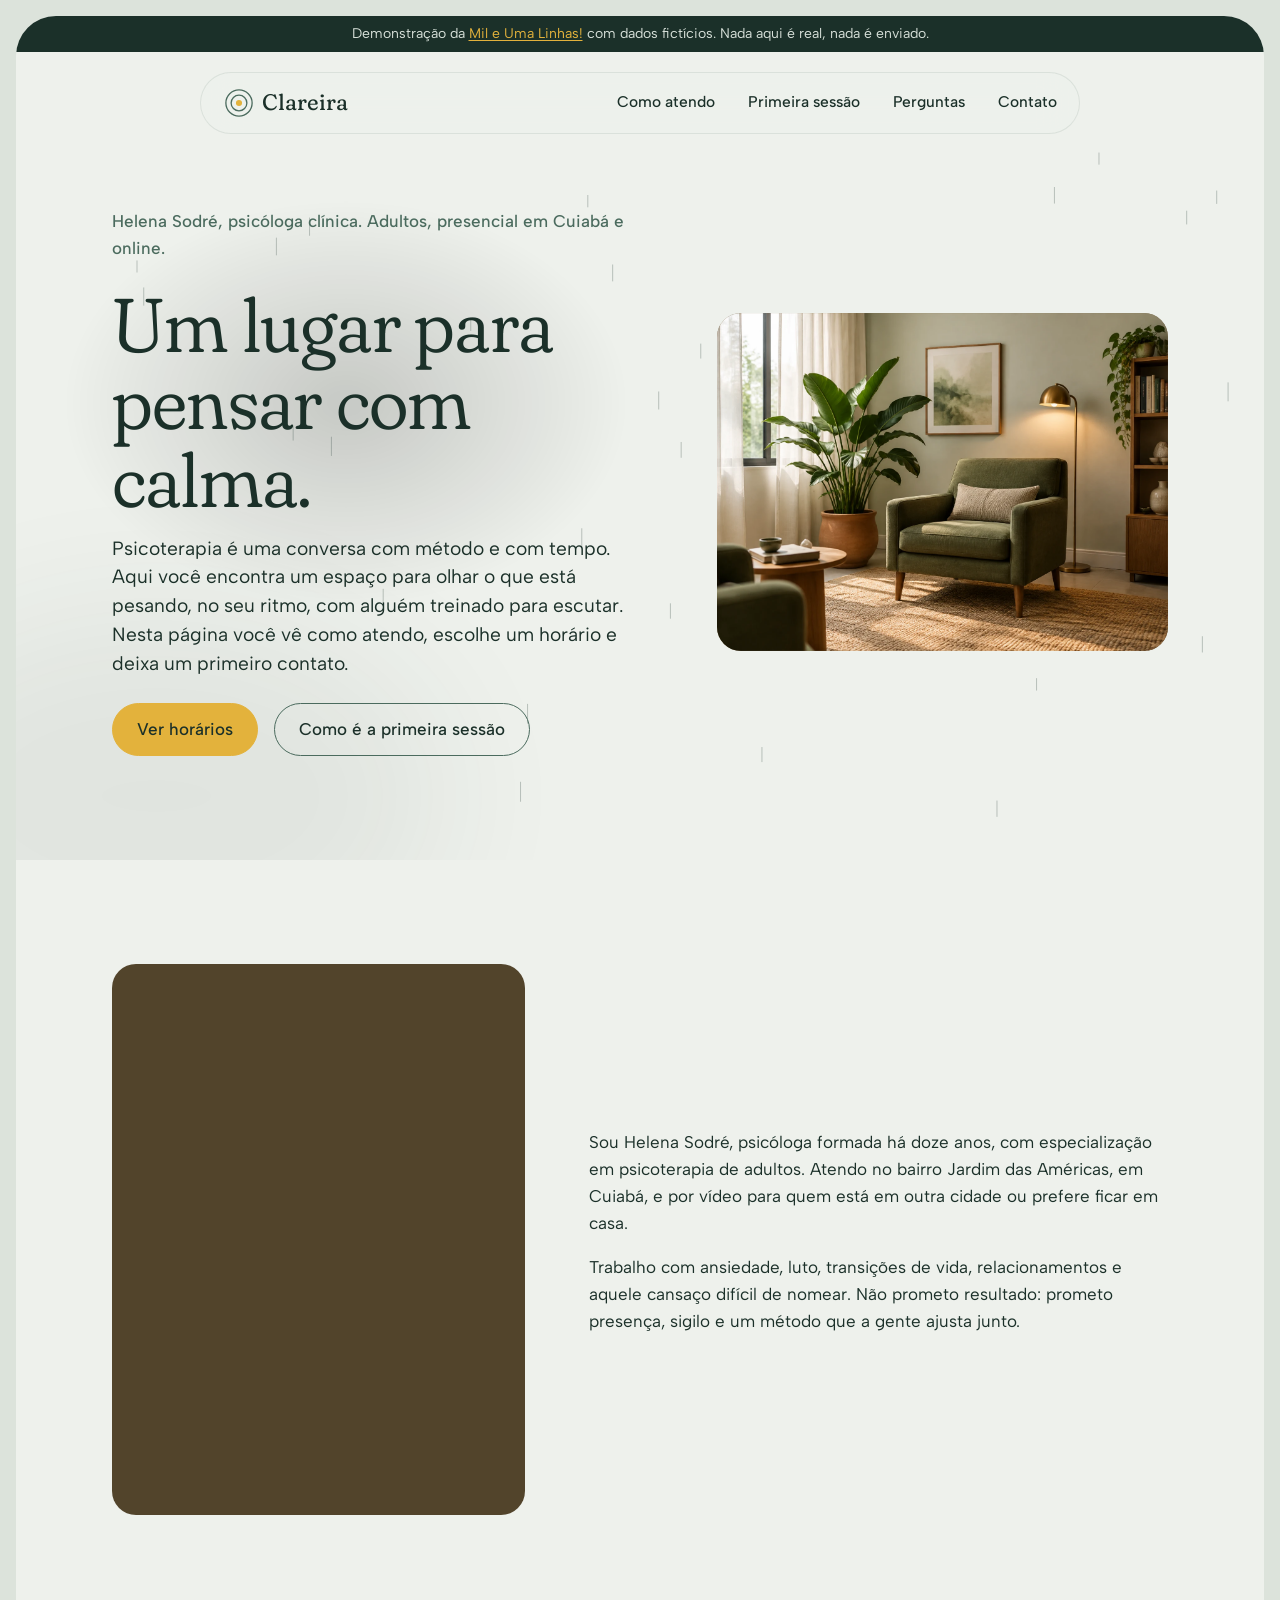
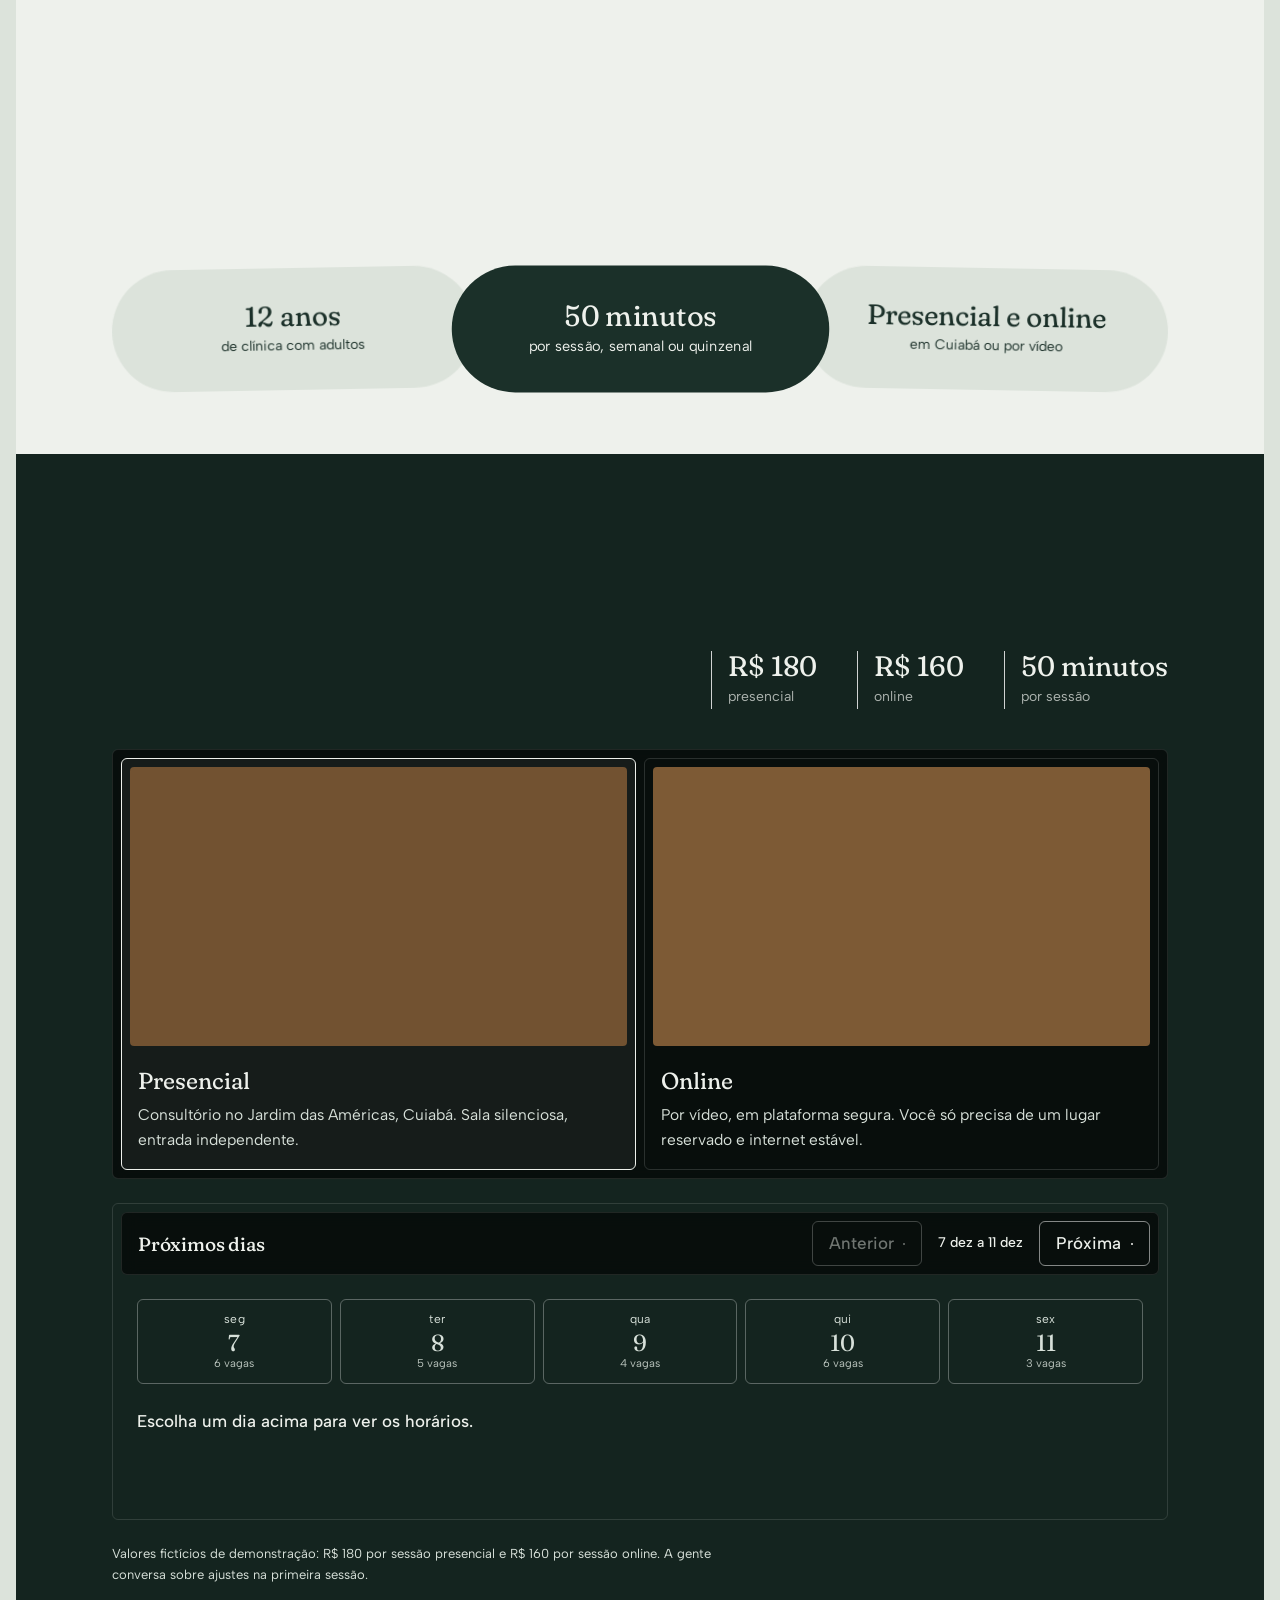
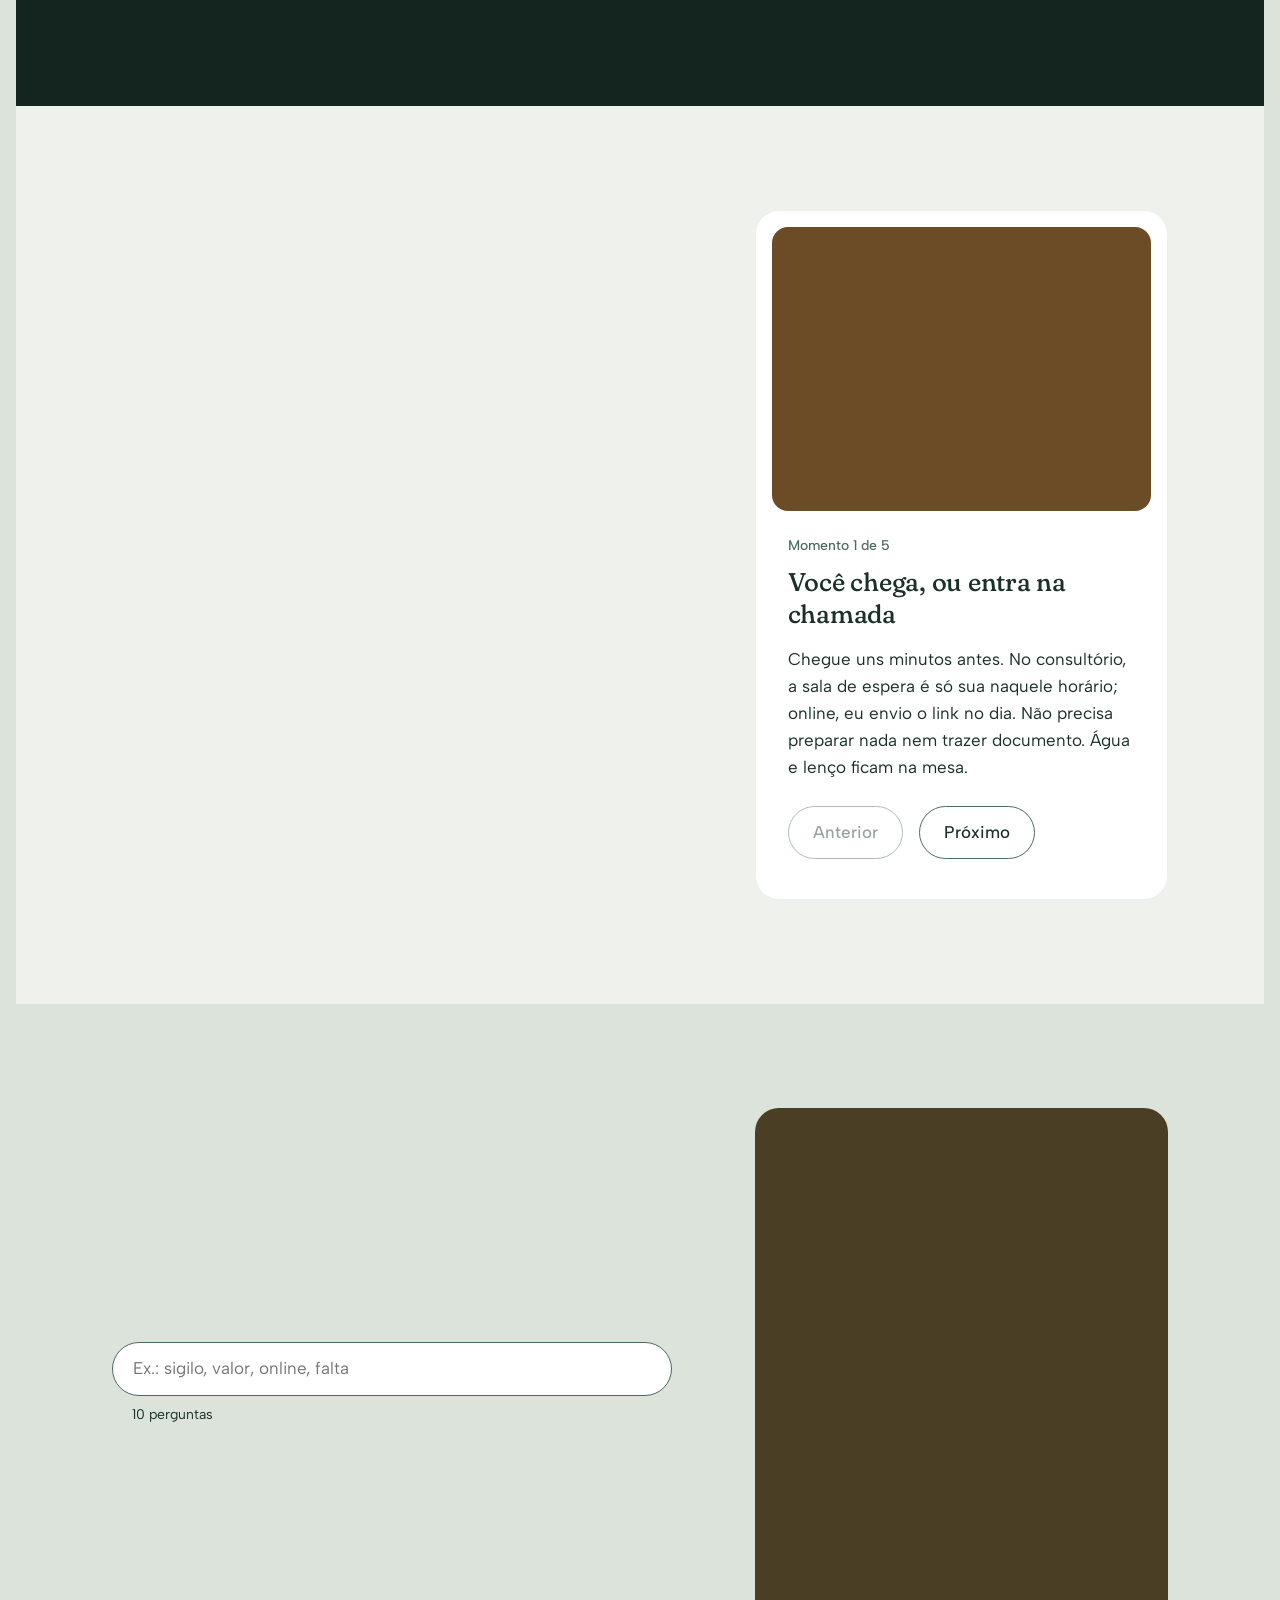
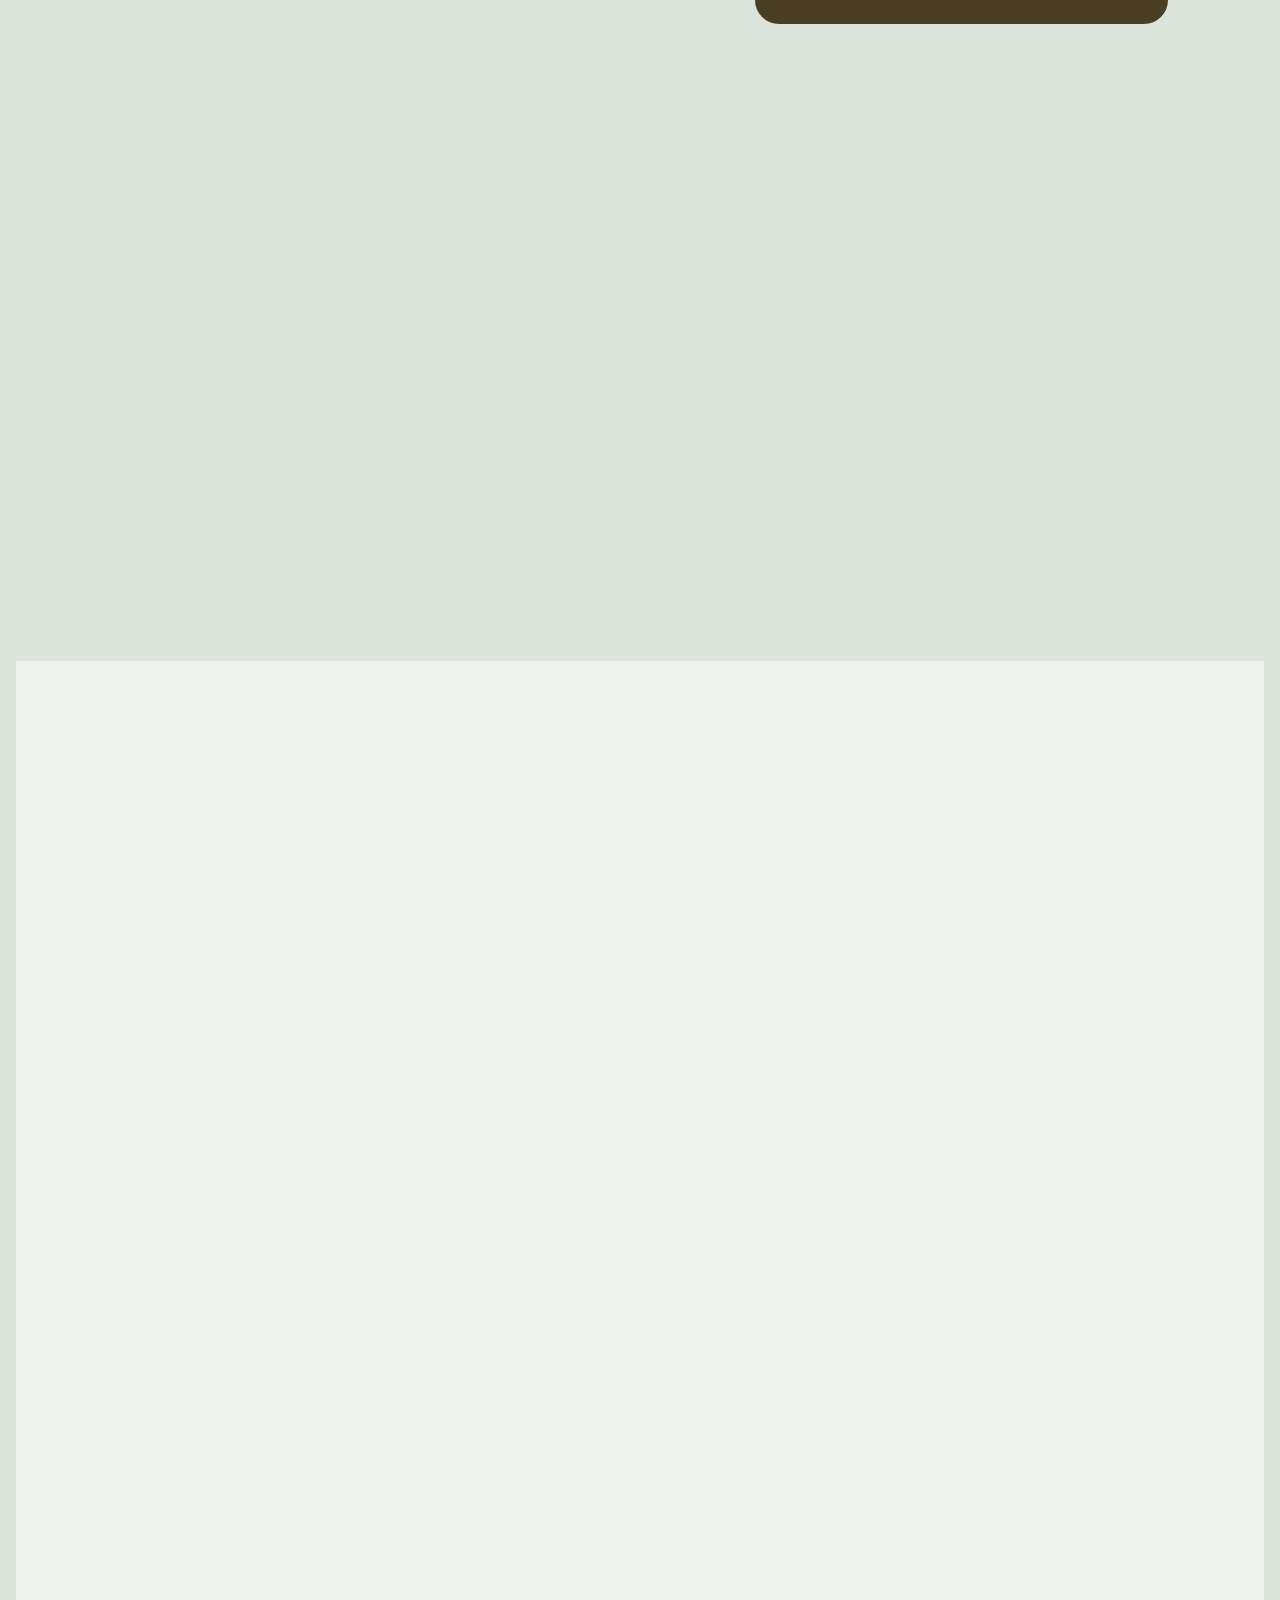
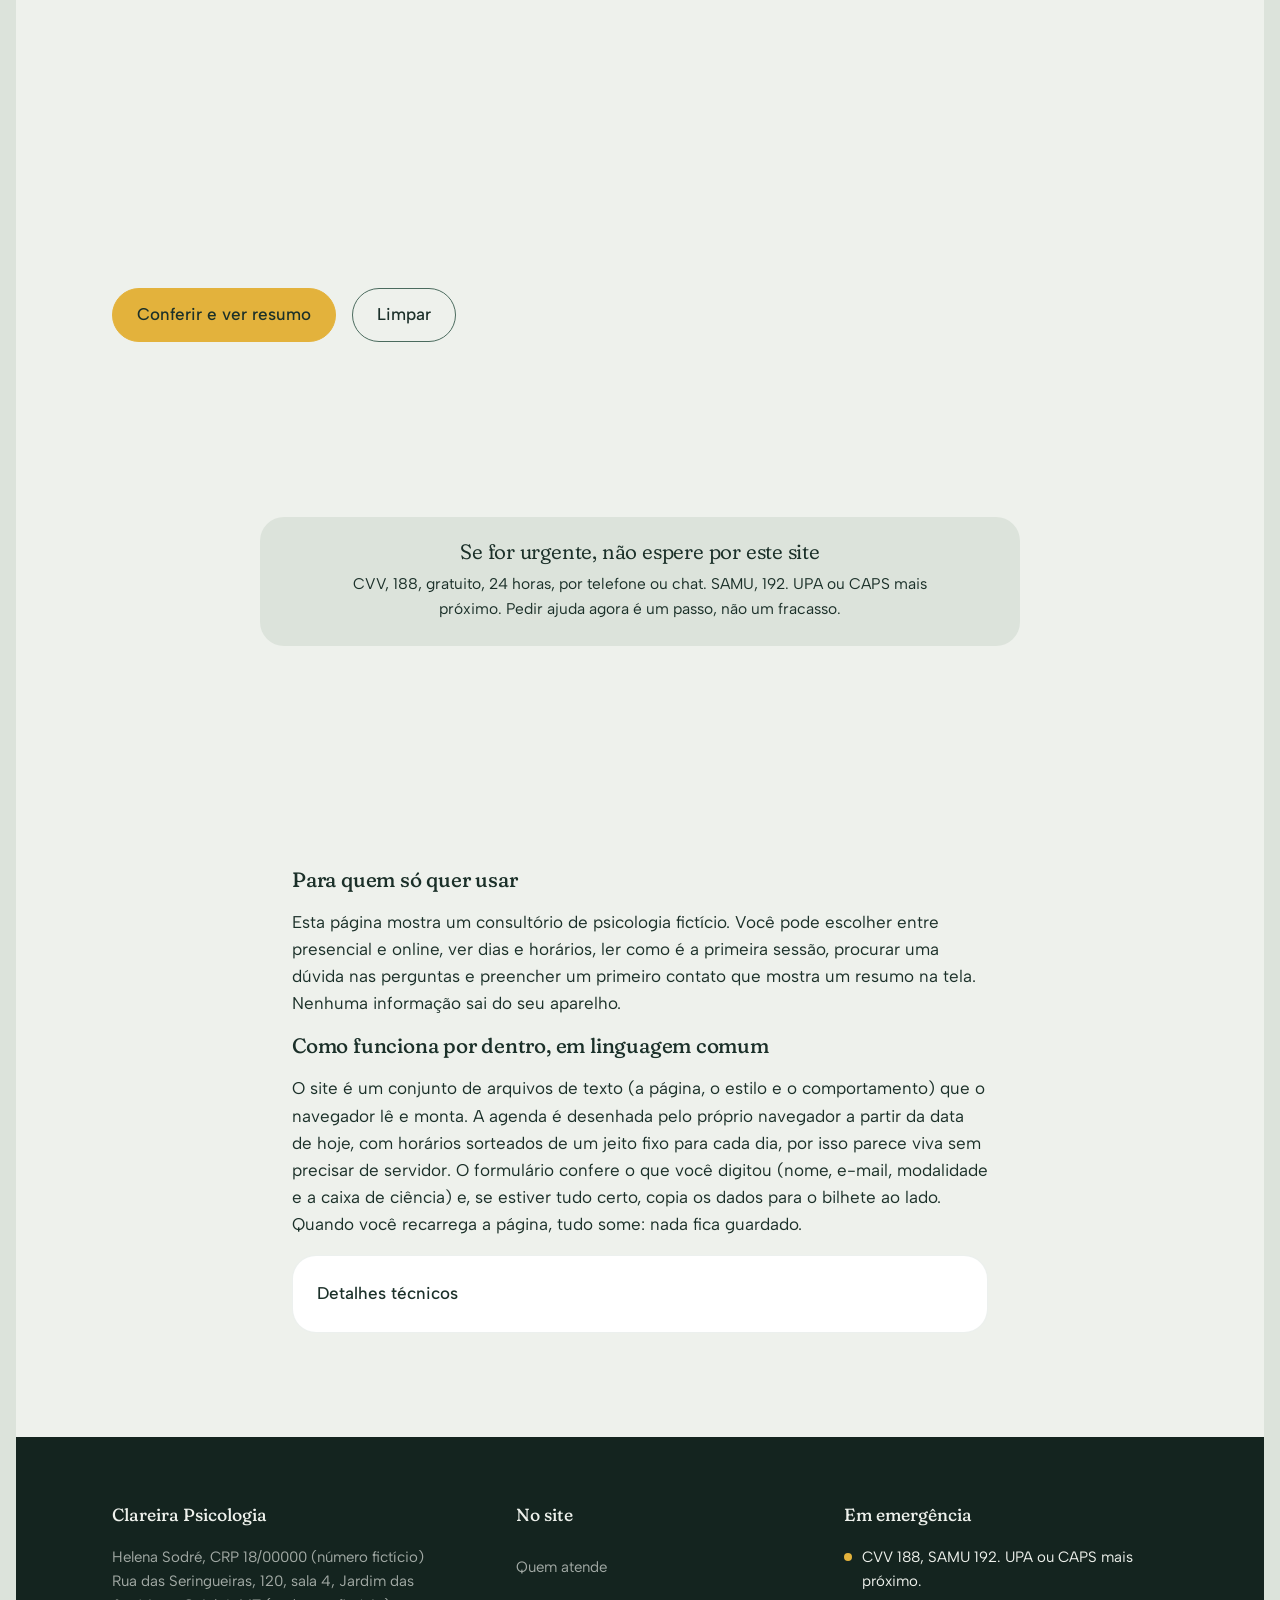
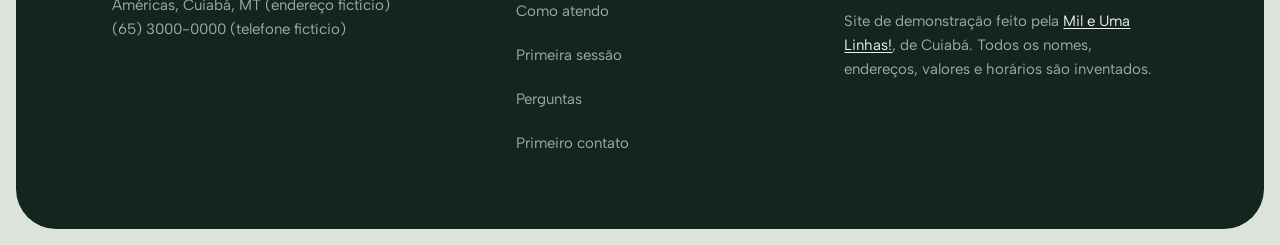
<file: index.html>
<!DOCTYPE html>
<html lang="pt-BR">
<head>
  <meta charset="utf-8">
  <meta name="viewport" content="width=device-width, initial-scale=1">
  <meta http-equiv="Content-Security-Policy" content="default-src 'self'; script-src 'self'; style-src 'self'; img-src 'self' data:; font-src 'self'; connect-src 'none'; object-src 'none'; base-uri 'self'; form-action 'none'">
  <title>Clareira Psicologia | Um lugar para pensar com calma</title>
  <meta name="description" content="Consultório fictício de psicologia para adultos, presencial em Cuiabá e online. Demonstração da Mil e Uma Linhas! com dados fictícios.">
  <meta name="theme-color" content="#14241F">
  <link rel="canonical" href="https://toshiro01001.github.io/psicologia/">
  <link rel="icon" href="favicon.svg" type="image/svg+xml">
  <link rel="preload" href="fonts/fraunces-latin-full-normal.woff2" as="font" type="font/woff2" crossorigin>
  <link rel="preload" href="fonts/albert-sans-latin-wght-normal.woff2" as="font" type="font/woff2" crossorigin>
  <link rel="stylesheet" href="css/estilo.css">
</head>
<body>
  <a class="pular" href="#inicio">Ir para o conteúdo</a>

  <div class="concha">
  <p class="faixa-demo">
    Demonstração da <a href="https://mileumalinhas.com.br" rel="noopener">Mil e Uma Linhas!</a> com dados fictícios. Nada aqui é real, nada é enviado.
  </p>

  <header class="topo">
    <div class="contem topo-linha">
      <a class="marca" href="#inicio" aria-label="Clareira Psicologia, início">
        <svg class="marca-icone" viewBox="0 0 32 32" aria-hidden="true" focusable="false">
          <circle cx="16" cy="16" r="15" fill="none" stroke="currentColor" stroke-width="1.5"/>
          <circle cx="16" cy="16" r="9" fill="none" stroke="currentColor" stroke-width="1.5"/>
          <circle cx="16" cy="16" r="3.5" fill="#E3B23C"/>
        </svg>
        <span>Clareira</span>
      </a>
      <button class="menu-botao" type="button" aria-expanded="false" aria-controls="menu" aria-label="Abrir menu"><span class="menu-traco" aria-hidden="true"></span><span class="menu-traco" aria-hidden="true"></span></button>
      <nav id="menu" class="menu" aria-label="Seções do site">
        <a href="#atendimento">Como atendo</a>
        <a href="#primeira-sessao">Primeira sessão</a>
        <a href="#perguntas">Perguntas</a>
        <a href="#contato">Contato</a>
      </nav>
    </div>
  </header>

  <main>

    <!-- Início -->
    <section class="abre" id="inicio" aria-labelledby="titulo-abre">
      <canvas id="clareiraParticulas" class="abre-chuva" aria-hidden="true"></canvas>
      <div class="abre-fumaca" aria-hidden="true"></div>
      <div id="bloom" class="abre-bloom" aria-hidden="true"></div>
      <div class="contem abre-grade">
        <div class="abre-texto">
          <p class="abre-quem">Helena Sodré, psicóloga clínica. Adultos, presencial em Cuiabá e online.</p>
          <h1 id="titulo-abre">Um lugar para pensar com calma.</h1>
          <p class="lide">Psicoterapia é uma conversa com método e com tempo. Aqui você encontra um espaço para olhar o que está pesando, no seu ritmo, com alguém treinado para escutar. Nesta página você vê como atendo, escolhe um horário e deixa um primeiro contato.</p>
          <div class="acoes">
            <a class="botao botao-sol" href="#atendimento">Ver horários</a>
            <a class="botao botao-linha" href="#primeira-sessao">Como é a primeira sessão</a>
          </div>
        </div>
        <div class="abre-foto">
          <img class="hero-foto" src="img/hero.webp" width="1440" height="1080" alt="Canto de um consultório com uma poltrona verde-musgo e uma almofada clara, uma planta grande em vaso de barro, cortina de linho na janela, quadro de tons verdes na parede e um abajur dourado aceso ao lado de uma estante de madeira." fetchpriority="high">
        </div>
      </div>
    </section>

    <!-- Quem sou -->
    <section class="secao" id="sobre" aria-labelledby="titulo-sobre">
      <div class="contem grade-sobre">
        <figure class="sobre-foto">
          <img src="img/helena-retrato.webp" width="1088" height="1456" loading="lazy" decoding="async" alt="Psicóloga sentada de perfil em uma poltrona verde-musgo junto a uma janela com cortina de linho, com um caderno fechado no colo e uma planta grande ao lado.">
        </figure>
        <div class="sobre-texto">
          <p class="olho" data-rise><svg class="olho-icone" viewBox="0 0 16 16" aria-hidden="true" focusable="false"><circle cx="8" cy="8" r="6.25" fill="none" stroke="currentColor" stroke-width="1.5"/><circle cx="8" cy="8" r="2" fill="currentColor"/></svg><span>Quem atende</span></p>
          <h2 id="titulo-sobre" data-rise>Quem está do outro lado da conversa</h2>
          <p>Sou Helena Sodré, psicóloga formada há doze anos, com especialização em psicoterapia de adultos. Atendo no bairro Jardim das Américas, em Cuiabá, e por vídeo para quem está em outra cidade ou prefere ficar em casa.</p>
          <p>Trabalho com ansiedade, luto, transições de vida, relacionamentos e aquele cansaço difícil de nomear. Não prometo resultado: prometo presença, sigilo e um método que a gente ajusta junto.</p>
        <div class="lista-dupla">
          <div class="lista-bloco" data-rise>
            <h3>O que você encontra aqui</h3>
            <ul>
              <li>Sessões de 50 minutos, semanais ou quinzenais.</li>
              <li>Sigilo garantido pelo Código de Ética do psicólogo.</li>
              <li>Combinados claros sobre faltas, valores e ritmo.</li>
              <li>Encaminhamento para psiquiatria ou outro serviço quando fizer sentido.</li>
            </ul>
          </div>
          <div class="lista-bloco" data-rise>
            <h3>O que não faço</h3>
            <ul>
              <li>Testes de personalidade ou diagnóstico pela internet.</li>
              <li>Laudos para fins judiciais ou de concurso.</li>
              <li>Atendimento de emergência. Em crise, procure o CVV (188) ou o SAMU (192).</li>
            </ul>
          </div>
        </div>
        </div>
      </div>
    </section>

    <!-- Prova: três pílulas -->
    <div class="prova" role="list" aria-label="Em poucas palavras">
      <div class="contem prova-faixa">
        <p class="prova-pilula" role="listitem"><span class="prova-valor">12 anos</span><span class="prova-rotulo">de clínica com adultos</span></p>
        <p class="prova-pilula prova-pilula-pinho" role="listitem"><span class="prova-valor">50 minutos</span><span class="prova-rotulo">por sessão, semanal ou quinzenal</span></p>
        <p class="prova-pilula" role="listitem"><span class="prova-valor">Presencial e online</span><span class="prova-rotulo">em Cuiabá ou por vídeo</span></p>
      </div>
    </div>

    <!-- Como atendo: modalidade + agenda -->
    <section class="secao escura" id="atendimento" aria-labelledby="titulo-atend">
      <div class="contem">
        <div class="cabeca-secao cabeca-atend">
          <div>
            <h2 id="titulo-atend" data-rise>Como atendo <svg class="asterisco" viewBox="0 0 20 20" aria-hidden="true" focusable="false"><g stroke="currentColor" stroke-width="1.6" stroke-linecap="round"><path d="M10 1.5v17"/><path d="M1.5 10h17"/><path d="M4 4l12 12"/><path d="M16 4L4 16"/></g></svg></h2>
            <p class="lide" data-rise>Escolha se prefere vir ao consultório ou conversar por vídeo. Depois escolha um dia e um horário. É uma simulação: nada é reservado de verdade.</p>
          </div>
          <dl class="agenda-dados">
            <div class="estat"><dt>presencial</dt><dd>R$ 180</dd></div>
            <div class="estat"><dt>online</dt><dd>R$ 160</dd></div>
            <div class="estat"><dt>por sessão</dt><dd>50 minutos</dd></div>
          </dl>
        </div>

        <fieldset class="modalidade" data-modalidade>
          <legend class="visualmente-oculto">Modalidade de atendimento</legend>
          <label class="opcao">
            <input type="radio" name="modalidade" value="presencial" checked>
            <span class="opcao-caixa">
              <span class="opcao-foto"><img src="img/sala-presencial.webp" width="1456" height="816" loading="lazy" decoding="async" alt="Sala de atendimento vazia com duas poltronas verde-musgo frente a frente, tapete de fibra natural, mesa lateral com água e lenços e cortina de linho filtrando a luz."></span>
              <span class="opcao-titulo">Presencial</span>
              <span class="opcao-desc">Consultório no Jardim das Américas, Cuiabá. Sala silenciosa, entrada independente.</span>
            </span>
          </label>
          <label class="opcao">
            <input type="radio" name="modalidade" value="online">
            <span class="opcao-caixa">
              <span class="opcao-foto"><img src="img/sala-online.webp" width="1456" height="816" loading="lazy" decoding="async" alt="Mesa de madeira junto à janela com um notebook fechado, fones de ouvido, uma xícara de chá e uma planta pequena, em luz de fim de tarde com cortina de linho."></span>
              <span class="opcao-titulo">Online</span>
              <span class="opcao-desc">Por vídeo, em plataforma segura. Você só precisa de um lugar reservado e internet estável.</span>
            </span>
          </label>
        </fieldset>

        <div class="agenda" data-agenda>
          <div class="agenda-topo">
            <h3 class="agenda-titulo">Próximos dias</h3>
            <div class="agenda-nav">
              <button type="button" class="botao botao-escuro" data-semana="-1" aria-label="Semana anterior">Anterior</button>
              <span class="agenda-periodo" data-periodo aria-live="polite"></span>
              <button type="button" class="botao botao-escuro" data-semana="1" aria-label="Próxima semana">Próxima</button>
            </div>
          </div>
          <div class="agenda-dias" data-dias role="group" aria-label="Dias da semana"></div>
          <div class="agenda-horarios">
            <p class="agenda-dia-escolhido" data-dia-texto>Escolha um dia acima para ver os horários.</p>
            <div class="horarios" data-horarios role="group" aria-label="Horários disponíveis"></div>
          </div>
          <div class="agenda-resumo" data-resumo hidden>
            <div class="agenda-resumo-texto papel" data-resumo-texto></div>
            <a class="botao botao-claro" href="#contato" data-levar>Levar para o primeiro contato</a>
          </div>
        </div>

        <p class="nota-escura">Valores fictícios de demonstração: R$ 180 por sessão presencial e R$ 160 por sessão online. A gente conversa sobre ajustes na primeira sessão.</p>
      </div>
    </section>

    <!-- Primeira sessão -->
    <section class="secao" id="primeira-sessao" aria-labelledby="titulo-primeira">
      <div class="contem grade-2 grade-2-topo">
        <div>
          <p class="olho" data-rise><svg class="olho-icone" viewBox="0 0 16 16" aria-hidden="true" focusable="false"><circle cx="8" cy="8" r="6.25" fill="none" stroke="currentColor" stroke-width="1.5"/><circle cx="8" cy="8" r="2" fill="currentColor"/></svg><span>Cinco momentos</span></p>
          <h2 id="titulo-primeira" data-rise>Como funciona a primeira sessão</h2>
          <p class="lide" data-rise>Cinco momentos, sem pegadinha. Clique em cada um para ler o que acontece.</p>
          <ol class="passos" data-passos>
            <li data-rise><button type="button" class="passo ativo" aria-current="step" data-passo="0"><span class="passo-num" aria-hidden="true">1</span><span>Você chega, ou entra na chamada</span></button></li>
            <li data-rise><button type="button" class="passo" data-passo="1"><span class="passo-num" aria-hidden="true">2</span><span>A gente combina as regras</span></button></li>
            <li data-rise><button type="button" class="passo" data-passo="2"><span class="passo-num" aria-hidden="true">3</span><span>Você conta o que trouxe você aqui</span></button></li>
            <li data-rise><button type="button" class="passo" data-passo="3"><span class="passo-num" aria-hidden="true">4</span><span>Eu faço perguntas, sem pressa</span></button></li>
            <li data-rise><button type="button" class="passo" data-passo="4"><span class="passo-num" aria-hidden="true">5</span><span>Decidimos juntos como seguir</span></button></li>
          </ol>
        </div>
        <div class="passo-painel" data-passo-painel aria-live="polite">
          <figure class="passo-foto">
            <img src="img/primeira-sessao-espera.webp" width="1456" height="1088" loading="lazy" decoding="async" alt="Sala de espera pequena e acolhedora com um banco de madeira, almofada de linho, mesa lateral com copo de água e lenços, e uma porta entreaberta com luz ao fundo.">
          </figure>
          <p class="passo-etiqueta" data-passo-etiqueta>Momento 1 de 5</p>
          <h3 data-passo-titulo>Você chega, ou entra na chamada</h3>
          <p data-passo-texto>Chegue uns minutos antes. No consultório, a sala de espera é só sua naquele horário; online, eu envio o link no dia. Não precisa preparar nada nem trazer documento. Água e lenço ficam na mesa.</p>
          <div class="passo-controles">
            <button type="button" class="botao botao-linha" data-passo-ant>Anterior</button>
            <button type="button" class="botao botao-linha" data-passo-prox>Próximo</button>
          </div>
        </div>
      </div>
    </section>

    <!-- Perguntas frequentes -->
    <section class="secao pedra" id="perguntas" aria-labelledby="titulo-faq">
      <div class="contem faq-grade">
        <div class="cabeca-secao">
          <p class="olho" data-rise><svg class="olho-icone" viewBox="0 0 16 16" aria-hidden="true" focusable="false"><circle cx="8" cy="8" r="6.25" fill="none" stroke="currentColor" stroke-width="1.5"/><circle cx="8" cy="8" r="2" fill="currentColor"/></svg><span>Perguntas</span></p>
          <h2 id="titulo-faq" data-rise>Perguntas que costumam aparecer</h2>
          <p class="lide" data-rise>Digite uma palavra para filtrar, ou leia tudo.</p>
        </div>
        <figure class="faq-foto">
          <img src="img/perguntas-clareira.webp" width="1152" height="1440" loading="lazy" decoding="async" alt="Clareira em mata de cerrado fechada, com a luz do fim da tarde entrando por uma abertura entre as copas e iluminando o chão de folhas.">
        </figure>
        <div class="faq-corpo">
        <div class="busca">
          <label for="busca-faq" class="visualmente-oculto">Buscar nas perguntas</label>
          <input id="busca-faq" type="search" placeholder="Ex.: sigilo, valor, online, falta" autocomplete="off" data-busca>
          <p class="busca-conta" data-busca-conta aria-live="polite">10 perguntas</p>
        </div>
        <div class="faq" data-faq>
          <details class="faq-item" data-faq-item data-rise>
            <summary>Preciso de encaminhamento médico para começar?</summary>
            <p>Não. Você pode me procurar diretamente. Se em algum momento eu perceber que um acompanhamento psiquiátrico ajudaria, converso com você e indico um profissional de confiança.</p>
          </details>
          <details class="faq-item" data-faq-item data-rise>
            <summary>O que você conversa comigo fica em sigilo?</summary>
            <p>Sim. O sigilo é obrigação ética e legal do psicólogo. As exceções são raras e previstas em lei, como risco grave para você ou para outra pessoa, e mesmo nesses casos eu converso com você antes de qualquer passo.</p>
          </details>
          <details class="faq-item" data-faq-item data-rise>
            <summary>Terapia online funciona tão bem quanto presencial?</summary>
            <p>Para a maior parte das pessoas, sim. O que faz diferença é a regularidade e o vínculo, não o lugar. Online pede um ambiente reservado e internet estável. Se eu perceber que o formato não está ajudando, a gente conversa sobre mudar.</p>
          </details>
          <details class="faq-item" data-faq-item data-rise>
            <summary>Quanto tempo dura cada sessão e com que frequência?</summary>
            <p>Cada sessão dura 50 minutos. Começamos com encontros semanais, que é o ritmo que costuma dar mais continuidade. Depois podemos ajustar para quinzenal, dependendo do que fizer sentido para você.</p>
          </details>
          <details class="faq-item" data-faq-item data-rise>
            <summary>Quanto custa e como pago?</summary>
            <p>Nesta demonstração, R$ 180 a sessão presencial e R$ 160 a online, valores fictícios. O pagamento seria por Pix ou transferência, até o dia da sessão. Emito recibo para reembolso de plano de saúde quando você pedir.</p>
          </details>
          <details class="faq-item" data-faq-item data-rise>
            <summary>E se eu precisar faltar ou remarcar?</summary>
            <p>Avisando até 24 horas antes, a gente remarca sem custo. Faltas sem aviso são cobradas, porque o horário fica reservado para você. Imprevistos acontecem, e a regra existe para proteger o compromisso dos dois lados.</p>
          </details>
          <details class="faq-item" data-faq-item data-rise>
            <summary>Você atende adolescentes ou crianças?</summary>
            <p>Não. Meu trabalho é com adultos a partir de 18 anos. Se você procura atendimento para um filho ou filha, posso indicar colegas que trabalham com essa faixa.</p>
          </details>
          <details class="faq-item" data-faq-item data-rise>
            <summary>Você faz diagnóstico ou laudo?</summary>
            <p>Não realizo avaliação psicológica para laudos, perícias ou concursos. Também não faço diagnóstico pela internet. O meu trabalho é a psicoterapia, e se uma avaliação formal for necessária eu indico quem faz.</p>
          </details>
          <details class="faq-item" data-faq-item data-rise>
            <summary>Em quanto tempo vou me sentir melhor?</summary>
            <p>Não dá para prometer prazo, e desconfie de quem promete. Algumas pessoas sentem alívio nas primeiras semanas só por ter um espaço para falar; outras precisam de mais tempo. O que eu garanto é revisar com você, de tempos em tempos, se o processo está fazendo sentido.</p>
          </details>
          <details class="faq-item" data-faq-item data-rise>
            <summary>Estou em crise agora. O que faço?</summary>
            <p>Este site não é um serviço de emergência. Se você está em risco ou pensando em se machucar, ligue para o CVV no 188 (gratuito, 24 horas), para o SAMU no 192, ou vá à UPA ou ao CAPS mais próximo. Depois, se quiser, me procure.</p>
          </details>
        </div>
        <p class="faq-vazio" data-faq-vazio hidden>Nenhuma pergunta com essa palavra. Tente outra ou escreva sua dúvida no formulário de contato.</p>
        </div>
      </div>
    </section>

    <!-- Fechamento: contato e emergência, com as folhas caindo atrás -->
    <div class="fechamento">
    <canvas id="petalas" class="fechamento-folhas" aria-hidden="true"></canvas>
    <!-- Primeiro contato -->
    <section class="secao" id="contato" aria-labelledby="titulo-contato">
      <div class="contem grade-2 grade-2-topo">
        <div>
          <p class="olho" data-rise><svg class="olho-icone" viewBox="0 0 16 16" aria-hidden="true" focusable="false"><circle cx="8" cy="8" r="6.25" fill="none" stroke="currentColor" stroke-width="1.5"/><circle cx="8" cy="8" r="2" fill="currentColor"/></svg><span>Primeiro contato</span></p>
          <h2 id="titulo-contato" data-rise>Primeiro contato</h2>
          <p class="lide" data-rise>Deixe seu nome e como prefere ser chamada ou chamado de volta. Nesta demonstração o formulário confere os campos e mostra um resumo na tela. Nada é enviado nem guardado.</p>
          <form class="formulario" data-form novalidate>
            <div class="campo" data-rise>
              <label for="f-nome">Nome</label>
              <input id="f-nome" name="nome" type="text" autocomplete="name" required aria-describedby="e-nome">
              <p class="erro" id="e-nome" aria-live="polite"></p>
            </div>
            <div class="campo" data-rise>
              <label for="f-email">E-mail</label>
              <input id="f-email" name="email" type="email" autocomplete="email" required aria-describedby="e-email">
              <p class="erro" id="e-email" aria-live="polite"></p>
            </div>
            <div class="campo" data-rise>
              <label for="f-fone">Telefone com DDD <span class="opcional">(opcional)</span></label>
              <input id="f-fone" name="fone" type="tel" inputmode="numeric" autocomplete="tel" placeholder="(65) 90000-0000" aria-describedby="e-fone">
              <p class="erro" id="e-fone" aria-live="polite"></p>
            </div>
            <div class="campo-linha">
              <div class="campo" data-rise>
                <label for="f-modalidade">Modalidade</label>
                <select id="f-modalidade" name="modalidade" required aria-describedby="e-modalidade">
                  <option value="">Escolha</option>
                  <option value="presencial">Presencial, em Cuiabá</option>
                  <option value="online">Online, por vídeo</option>
                </select>
                <p class="erro" id="e-modalidade" aria-live="polite"></p>
              </div>
              <div class="campo" data-rise>
                <label for="f-horario">Horário preferido <span class="opcional">(opcional)</span></label>
                <input id="f-horario" name="horario" type="text" placeholder="Ex.: terça às 14h" aria-describedby="e-horario">
                <p class="erro" id="e-horario" aria-live="polite"></p>
              </div>
            </div>
            <div class="campo" data-rise>
              <label for="f-msg">O que gostaria de dizer <span class="opcional">(opcional)</span></label>
              <textarea id="f-msg" name="mensagem" rows="4" maxlength="600" aria-describedby="e-msg c-msg"></textarea>
              <p class="conta" id="c-msg" data-conta>0 de 600 caracteres</p>
              <p class="erro" id="e-msg" aria-live="polite"></p>
            </div>
            <div class="campo campo-check" data-rise>
              <input id="f-ciente" name="ciente" type="checkbox" required aria-describedby="e-ciente">
              <label for="f-ciente">Entendi que este contato não é atendimento de emergência e que, em crise, devo procurar o CVV (188) ou um serviço de saúde.</label>
              <p class="erro" id="e-ciente" aria-live="polite"></p>
            </div>
            <div class="acoes">
              <button type="submit" class="botao botao-sol">Conferir e ver resumo</button>
              <button type="reset" class="botao botao-linha" data-limpar>Limpar</button>
            </div>
            <p class="form-aviso" data-form-aviso aria-live="assertive"></p>
          </form>
        </div>
        <aside class="bilhete papel" data-bilhete data-rise aria-live="polite" aria-label="Resumo do contato">
          <figure class="bilhete-foto" data-bilhete-foto>
            <img src="img/contato-bilhete.webp" width="1024" height="1024" loading="lazy" decoding="async" alt="Bloco de notas de papel cor de névoa com uma caneta de madeira e uma folha seca sobre mesa de madeira clara, vistos de cima em luz suave.">
          </figure>
          <p class="bilhete-vazio" data-bilhete-vazio>O resumo do seu contato aparece aqui depois de conferir os campos.</p>
          <div class="bilhete-conteudo" data-bilhete-conteudo hidden>
            <h3>Resumo do que você preencheu</h3>
            <dl data-bilhete-lista></dl>
            <p class="bilhete-nota">Em um site de verdade, esse resumo seguiria por e-mail ou mensagem para a psicóloga, e você receberia a confirmação. Aqui ele fica só na sua tela.</p>
          </div>
        </aside>
      </div>
    </section>

    <!-- Emergência -->
    <aside class="emergencia" aria-labelledby="titulo-emerg">
      <div class="contem">
        <h2 id="titulo-emerg" class="emergencia-titulo">Se for urgente, não espere por este site</h2>
        <p>CVV, 188, gratuito, 24 horas, por telefone ou chat. SAMU, 192. UPA ou CAPS mais próximo. Pedir ajuda agora é um passo, não um fracasso.</p>
      </div>
    </aside>
    </div>

    <!-- Como isto funciona -->
    <section class="secao" id="como-funciona" aria-labelledby="titulo-como">
      <div class="contem estreito">
        <p class="olho" data-rise><svg class="olho-icone" viewBox="0 0 16 16" aria-hidden="true" focusable="false"><circle cx="8" cy="8" r="6.25" fill="none" stroke="currentColor" stroke-width="1.5"/><circle cx="8" cy="8" r="2" fill="currentColor"/></svg><span>Por dentro do site</span></p>
        <h2 id="titulo-como" data-rise>Como isto funciona</h2>
        <h3>Para quem só quer usar</h3>
        <p>Esta página mostra um consultório de psicologia fictício. Você pode escolher entre presencial e online, ver dias e horários, ler como é a primeira sessão, procurar uma dúvida nas perguntas e preencher um primeiro contato que mostra um resumo na tela. Nenhuma informação sai do seu aparelho.</p>
        <h3>Como funciona por dentro, em linguagem comum</h3>
        <p>O site é um conjunto de arquivos de texto (a página, o estilo e o comportamento) que o navegador lê e monta. A agenda é desenhada pelo próprio navegador a partir da data de hoje, com horários sorteados de um jeito fixo para cada dia, por isso parece viva sem precisar de servidor. O formulário confere o que você digitou (nome, e-mail, modalidade e a caixa de ciência) e, se estiver tudo certo, copia os dados para o bilhete ao lado. Quando você recarrega a página, tudo some: nada fica guardado.</p>
        <details class="tecnico">
          <summary>Detalhes técnicos</summary>
          <ul>
            <li>HTML, CSS e JavaScript puros, sem framework, sem biblioteca, sem CDN, sem analytics.</li>
            <li>Fontes locais em <code>fonts/</code>: Fraunces e Albert Sans, variáveis, licença SIL OFL 1.1.</li>
            <li><code>Content-Security-Policy</code> por <code>meta</code>: <code>default-src 'self'</code>, sem script inline, sem estilo inline, <code>connect-src 'none'</code>, <code>form-action 'none'</code>.</li>
            <li>Agenda: dias úteis gerados a partir de <code>new Date()</code>; horários por função determinística do índice do dia, então o mesmo dia mostra sempre os mesmos horários.</li>
            <li>Formulário com <code>novalidate</code> e validação própria em JavaScript; mensagens de erro ligadas aos campos por <code>aria-describedby</code>; resumo montado com <code>textContent</code>, nunca <code>innerHTML</code>.</li>
            <li>Busca das perguntas: filtro por <code>includes</code> em texto normalizado sem acentos, com contagem em <code>aria-live</code>.</li>
            <li>Fotos: sete imagens em <code>img/</code> (abertura, retrato, as duas salas, sala de espera, clareira e bilhete), geradas por IA no Canva e só ilustrativas, cada uma num contêiner com a proporção dela e <code>object-fit: cover</code>; só a da abertura carrega de imediato, as outras esperam a rolagem (<code>loading="lazy"</code>).</li>
            <li>Movimento: chuva fina e brilho verde na abertura e folhas caindo no fechamento, desenhados em <code>canvas</code> 2D próprio, só enquanto a parte está na tela; blocos que sobem 14px ao aparecer. Com <code>prefers-reduced-motion</code> nada disso roda.</li>
            <li>Sem <code>localStorage</code>, sem cookies, sem requisições de rede além dos próprios arquivos.</li>
            <li>Testes em <code>tests/site.cjs</code> com Playwright: 1280x900, iPhone 13 e 320px; verifica console, rolagem horizontal, as fotos e as funções.</li>
          </ul>
        </details>
      </div>
    </section>
  </main>

  <footer class="rodape">
    <div class="contem rodape-grade">
      <div class="rodape-col">
        <p class="rodape-titulo">Clareira Psicologia</p>
        <p>Helena Sodré, CRP 18/00000 (número fictício)<br>Rua das Seringueiras, 120, sala 4, Jardim das Américas, Cuiabá, MT (endereço fictício)<br>(65) 3000-0000 (telefone fictício)</p>
      </div>
      <nav class="rodape-col" aria-label="Seções do site no rodapé">
        <p class="rodape-titulo">No site</p>
        <ul class="rodape-links">
          <li><a href="#sobre">Quem atende</a></li>
          <li><a href="#atendimento">Como atendo</a></li>
          <li><a href="#primeira-sessao">Primeira sessão</a></li>
          <li><a href="#perguntas">Perguntas</a></li>
          <li><a href="#contato">Primeiro contato</a></li>
        </ul>
      </nav>
      <div class="rodape-col">
        <p class="rodape-titulo">Em emergência</p>
        <p class="rodape-emerg"><span class="ponto-sol" aria-hidden="true"></span>CVV 188, SAMU 192. UPA ou CAPS mais próximo.</p>
        <p class="rodape-credito">Site de demonstração feito pela <a href="https://mileumalinhas.com.br" rel="noopener">Mil e Uma Linhas!</a>, de Cuiabá. Todos os nomes, endereços, valores e horários são inventados.</p>
      </div>
    </div>
  </footer>
  </div>

  <script src="js/site.js" defer></script>
</body>
</html>
</file>
<file: css/estilo.css>
/* Clareira Psicologia: estilo único. Paleta e tipografia descritas em docs/identidade.md
   Leva final: TerraSprint (seções claras) + Vesper (seções em Noite). Ver docs/identidade.md. */

@font-face {
  font-family: "Fraunces";
  font-style: normal;
  font-weight: 100 900;
  font-display: swap;
  src: url("../fonts/fraunces-latin-full-normal.woff2") format("woff2-variations");
}
@font-face {
  font-family: "Albert Sans";
  font-style: normal;
  font-weight: 100 900;
  font-display: swap;
  src: url("../fonts/albert-sans-latin-wght-normal.woff2") format("woff2-variations");
}
@font-face {
  font-family: "Albert Sans";
  font-style: italic;
  font-weight: 100 900;
  font-display: swap;
  src: url("../fonts/albert-sans-latin-wght-italic.woff2") format("woff2-variations");
}

:root {
  --nevoa: #EEF1EC;
  --pinho: #1B3029;
  --musgo: #4B6B5E;
  --pedra: #DCE3DB;
  --noite: #14241F;
  --sol: #E3B23C;
  --sol-escuro: #B98A1F;
  --claro-sobre-noite: #D7E0D9;
  --erro: #9A3B2E;
  --branco: #FFFFFF;

  /* Tons derivados da paleta (só transparências, nenhuma cor nova) */
  --musgo-08: rgba(75, 107, 94, 0.08);
  --musgo-10: rgba(75, 107, 94, 0.10);
  --musgo-12: rgba(75, 107, 94, 0.12);
  --musgo-22: rgba(75, 107, 94, 0.22);
  --nevoa-65: rgba(238, 241, 236, 0.65);
  --nevoa-70: rgba(238, 241, 236, 0.70);
  --nevoa-80: rgba(238, 241, 236, 0.80);

  --titulo: "Fraunces", Georgia, serif;
  --corpo: "Albert Sans", system-ui, sans-serif;

  --t-h1: clamp(2.5rem, 6.5vw, 4.75rem);
  --t-h2: clamp(1.85rem, 3.6vw, 2.75rem);
  --t-h3: 1.3rem;
  --t-lide: 1.2rem;
  --t-corpo: 1.0625rem;
  --t-legenda: 0.875rem;

  --e1: 0.5rem;
  --e2: 1rem;
  --e3: 1.5rem;
  --e4: 2.5rem;
  --e5: 4rem;
  --e6: 6.5rem;

  --raio: 6px;
  --raio-cartao: 24px;
  --contem: 1120px;
  --margem: 16px;
  --foco: 3px solid var(--sol);
  --curva: cubic-bezier(0.22, 0.61, 0.36, 1);
  --topo-folga: 92px; /* espaço que a cápsula do menu ocupa sobre a página */
}

@media (min-width: 720px) {
  :root { --margem: 32px; }
}

*, *::before, *::after { box-sizing: border-box; }

html { scroll-behavior: smooth; -webkit-text-size-adjust: 100%; scroll-padding-top: var(--topo-folga); }

body {
  margin: 0;
  background: var(--pedra);
  color: var(--pinho);
  font-family: var(--corpo);
  font-size: var(--t-corpo);
  line-height: 1.6;
  overflow-x: hidden;
  overflow-wrap: anywhere;
}

h1, h2, h3 {
  font-family: var(--titulo);
  font-variation-settings: "SOFT" 100, "WONK" 1;
  font-weight: 400;
  letter-spacing: -0.01em;
  margin: 0 0 var(--e2);
}
h1 { font-size: var(--t-h1); font-weight: 340; line-height: 1.02; }
h2 { font-size: var(--t-h2); font-weight: 350; line-height: 1.1; }
h3 { font-size: var(--t-h3); font-weight: 450; line-height: 1.25; }
p { margin: 0 0 var(--e2); }
ul, ol { margin: 0 0 var(--e2); padding-left: 1.2em; }
li { margin-bottom: var(--e1); }
a { color: inherit; text-decoration-thickness: 1px; text-underline-offset: 0.15em; }
code { font-family: ui-monospace, "SF Mono", Menlo, Consolas, monospace; font-size: 0.92em; background: var(--pedra); padding: 0.05em 0.35em; border-radius: 4px; }
figure { margin: 0; }
[hidden] { display: none !important; }

:focus-visible { outline: var(--foco); outline-offset: 3px; }

.visualmente-oculto {
  position: absolute !important;
  width: 1px; height: 1px;
  overflow: hidden; clip: rect(0 0 0 0);
  white-space: nowrap; border: 0; padding: 0; margin: -1px;
}

.pular {
  position: absolute; left: var(--margem); top: -100px;
  background: var(--pinho); color: var(--nevoa);
  padding: var(--e1) var(--e2); border-radius: var(--raio); z-index: 60;
}
.pular:focus { top: 1rem; }

.contem { max-width: var(--contem); margin: 0 auto; padding-inline: var(--margem); }
.estreito { max-width: 760px; }

/* ---------- Concha de papel (TerraSprint: page frame) ---------- */
.concha {
  margin: 8px;
  background: var(--nevoa);
  border-radius: 28px;
  overflow: clip; /* corta os cantos sem quebrar os elementos sticky */
  position: relative;
}
@media (min-width: 640px) { .concha { margin: 12px; border-radius: 40px; } }
@media (min-width: 1024px) { .concha { margin: 16px; } }

/* Faixa de demonstração */
.faixa-demo {
  margin: 0;
  background: var(--pinho);
  color: var(--claro-sobre-noite);
  font-size: var(--t-legenda);
  text-align: center;
  padding: 0.5rem var(--margem);
  line-height: 1.4;
}
.faixa-demo a { color: var(--sol); }

/* ---------- Cápsula de navegação (TerraSprint: nav capsule) ---------- */
.topo {
  position: sticky; top: 0; z-index: 40;
  height: 0; /* a cápsula flutua sobre a página, sem empurrar o conteúdo */
}
.topo-linha {
  position: relative; top: 14px;
  max-width: 880px; margin: 0 auto;
  width: calc(100% - 2 * var(--margem));
  display: flex; align-items: center; justify-content: space-between; gap: var(--e2);
  min-height: 60px; padding: 0.5rem 0.5rem 0.5rem 1.25rem;
  background: rgba(238, 241, 236, 0.78);
  -webkit-backdrop-filter: blur(18px); backdrop-filter: blur(18px);
  border: 1px solid var(--musgo-12);
  border-radius: 36px;
  transition: background-color 0.4s var(--curva), border-color 0.4s var(--curva);
}
@media (min-width: 720px) { .topo-linha { top: 20px; padding-left: 1.5rem; } }
.topo.rolou .topo-linha { background: rgba(238, 241, 236, 0.92); border-color: var(--musgo-22); }
.marca {
  display: inline-flex; align-items: center; gap: 0.55rem; min-height: 44px;
  font-family: var(--titulo); font-variation-settings: "SOFT" 100, "WONK" 1;
  font-size: 1.4rem; font-weight: 400; text-decoration: none; color: var(--pinho);
}
.marca-icone { width: 28px; height: 28px; color: var(--musgo); }
.menu { display: flex; gap: 0.25rem; }
.menu a {
  text-decoration: none; padding: 0.55rem 0.9rem; border-radius: 999px; font-weight: 500; font-size: 0.97rem;
  min-height: 44px; display: inline-flex; align-items: center;
  transition: background-color 0.3s var(--curva);
}
.menu a:hover { background: var(--musgo-10); }
.menu-botao { display: none; }

@media (max-width: 719px) {
  .menu-botao {
    display: inline-flex; flex-direction: column; align-items: center; justify-content: center; gap: 5px;
    width: 44px; height: 44px; border-radius: 50%; padding: 0;
    background: var(--pinho); border: 0; cursor: pointer;
  }
  .menu-traco { display: block; width: 16px; height: 1.5px; background: var(--nevoa); border-radius: 2px; transition: transform 0.3s var(--curva); }
  .menu-botao[aria-expanded="true"] .menu-traco:first-child { transform: translateY(3.25px) rotate(45deg); }
  .menu-botao[aria-expanded="true"] .menu-traco:last-child { transform: translateY(-3.25px) rotate(-45deg); }
  .menu {
    display: none;
    position: absolute; left: 0; right: 0; top: calc(100% + 8px);
    flex-direction: column; gap: 0;
    background: rgba(238, 241, 236, 0.96);
    -webkit-backdrop-filter: blur(18px); backdrop-filter: blur(18px);
    border: 1px solid var(--musgo-12); border-radius: 28px; padding: 0.75rem;
  }
  .menu.aberto { display: flex; }
  .menu a { padding: 0.75rem 1rem; border-radius: 18px; }
}

/* ---------- Botões ---------- */
.botao {
  display: inline-flex; align-items: center; justify-content: center; gap: 0.6rem;
  font: inherit; font-weight: 500; text-decoration: none; cursor: pointer;
  padding: 0.75rem 1.5rem; border-radius: 999px; border: 1.5px solid transparent;
  min-height: 44px; transition: background-color 0.2s, color 0.2s, border-color 0.2s, transform 0.3s var(--curva);
}
.botao-sol { background: var(--sol); color: var(--pinho); border-color: var(--sol); }
.botao-sol:hover { background: var(--sol-escuro); border-color: var(--sol-escuro); transform: translateY(-2px); }
.botao-linha { background: transparent; color: var(--pinho); border-color: var(--musgo); }
.botao-linha:hover { background: var(--branco); transform: translateY(-2px); }
.botao:disabled, .botao:disabled:hover { opacity: 0.45; cursor: not-allowed; transform: none; }
.acoes { display: flex; flex-wrap: wrap; gap: var(--e2); margin-top: var(--e3); }

/* Vesper: botão fantasma sobre Noite, hairline a 50% e ponto de 2px depois do rótulo */
.botao-escuro, .botao-claro, .horario {
  background: transparent; color: var(--nevoa);
  border: 1px solid rgba(255, 255, 255, 0.5); border-radius: var(--raio);
}
.botao-escuro::after, .botao-claro::after, .horario::after {
  content: ""; width: 2px; height: 2px; background: currentColor; flex: 0 0 2px; border-radius: 1px;
}
.botao-escuro:hover, .botao-claro:hover, .horario:hover {
  border-color: var(--branco); background: rgba(255, 255, 255, 0.12);
}

/* ---------- Abertura (TerraSprint: hero ground) ---------- */
.abre { position: relative; isolation: isolate; overflow: clip; padding: calc(var(--topo-folga) + var(--e2)) 0 var(--e5); }
.abre-grade { position: relative; z-index: 2; display: grid; grid-template-columns: 1fr; gap: var(--e3); align-items: center; }
@media (max-width: 899px) {
  .abre .abre-foto { order: -1; } /* no celular a foto abre a página, o texto vem logo abaixo */
}
@media (min-width: 900px) {
  .abre { padding: calc(var(--topo-folga) + var(--e5)) 0 var(--e6); }
  .abre-grade { grid-template-columns: 6fr 5fr; gap: var(--e5); }
}
.abre-quem { color: var(--musgo); font-weight: 500; margin-bottom: var(--e3); }
.lide { font-size: var(--t-lide); line-height: 1.5; max-width: 38em; }

/* A chuva começa abaixo da cápsula: assim o desfoque do menu não precisa ser refeito a cada quadro */
.abre-chuva { position: absolute; left: 0; right: 0; bottom: 0; top: var(--topo-folga); width: 100%; height: calc(100% - var(--topo-folga)); z-index: 1; pointer-events: none; }
.abre-fumaca, .abre-bloom { position: absolute; border-radius: 50%; pointer-events: none; z-index: 0; }
.abre-fumaca {
  width: 46vw; height: 30vw; left: -12vw; bottom: -10vw;
  background: var(--pinho); opacity: 0.06; filter: blur(70px);
}
/* Brilho parado: só aparece sem JavaScript ou com movimento reduzido.
   Com a chuva ligada, o brilho que segue o ponteiro é desenhado no canvas. */
.abre-bloom {
  width: min(520px, 70vw); height: min(380px, 52vw);
  left: 8%; top: 22%;
  background: var(--musgo); opacity: 0.18; filter: blur(60px);
}
.chuva-ligada .abre-bloom { display: none; }

.abre-foto {
  margin: 0;
  aspect-ratio: 4 / 3;
  border-radius: var(--raio-cartao);
  overflow: hidden;
  background: #847457; /* média da foto: aparece enquanto ela carrega */
}
.hero-foto { display: block; width: 100%; height: 100%; object-fit: cover; }
@media (prefers-reduced-motion: no-preference) {
  .hero-foto { animation: foto-entra 900ms ease-out both; }
  @keyframes foto-entra { from { opacity: 0; } to { opacity: 1; } }
}

/* Fotos: contêiner com a proporção certa, cor média enquanto carrega */
.sobre-foto, .opcao-foto, .passo-foto, .faq-foto, .bilhete-foto { overflow: hidden; display: block; }
.sobre-foto img, .opcao-foto img, .passo-foto img, .faq-foto img, .bilhete-foto img {
  display: block; width: 100%; height: 100%; object-fit: cover;
}

/* Círculo que respira: hoje só aparece na página 404 */
.respira-svg { width: min(100%, 360px); height: auto; display: block; }
.anel { fill: none; stroke: var(--musgo); stroke-width: 1.2; opacity: 0.55; }
.anel-2 { opacity: 0.4; }
.anel-3 { opacity: 0.3; }
.sol {
  fill: var(--sol);
  transform-origin: 200px 200px;
  animation: respira 12s cubic-bezier(0.45, 0, 0.3, 1) infinite;
}
@keyframes respira {
  0% { transform: scale(1); }
  33% { transform: scale(1.9); }
  50% { transform: scale(1.9); }
  100% { transform: scale(1); }
}

/* ---------- Seções ---------- */
.secao { padding: var(--e5) 0; }
@media (min-width: 900px) { .secao { padding: var(--e6) 0; } }
.escura { background: var(--noite); color: var(--claro-sobre-noite); }
.escura h2, .escura h3 { color: var(--nevoa); }
.pedra { background: var(--pedra); }
.pedra code { background: var(--nevoa); }
.cabeca-secao { max-width: 46em; margin-bottom: var(--e4); }
.grade-2 { display: grid; grid-template-columns: 1fr; gap: var(--e4); align-items: center; }
.grade-2-topo { align-items: start; }
@media (min-width: 900px) { .grade-2 { grid-template-columns: 7fr 5fr; gap: var(--e5); } }

/* TerraSprint: eyebrow em pílula Musgo a 8% */
.olho {
  display: inline-flex; align-items: center; gap: 0.45rem;
  background: var(--musgo-08); color: var(--pinho);
  font-size: 0.8125rem; font-weight: 500; line-height: 1.2;
  padding: 0.4rem 0.85rem; border-radius: 999px; margin-bottom: var(--e3);
}
.olho-icone { width: 13px; height: 13px; color: var(--musgo); flex: 0 0 13px; }

/* TerraSprint: cartão de serviço branco r24 com highlight de 1px */
.cartao, .lista-bloco, .passo, .passo-painel, .faq-item {
  background: var(--branco);
  border: 1px solid var(--musgo-10);
  border-radius: var(--raio-cartao);
  box-shadow: inset 0 1px 0 var(--branco);
}

/* Quem sou */
.grade-sobre { display: grid; grid-template-columns: 1fr; gap: var(--e4); align-items: start; }
@media (min-width: 900px) { .grade-sobre { grid-template-columns: 5fr 7fr; gap: var(--e5); } }
.sobre-foto {
  aspect-ratio: 3 / 4; border-radius: var(--raio-cartao); background: #52442B;
}
.sobre-foto img { object-position: 38% 30%; }
@media (max-width: 899px) { .sobre-foto { max-width: 460px; } }
@media (min-width: 900px) { .sobre-foto { position: sticky; top: calc(var(--topo-folga) + 8px); } }
.lista-dupla { display: grid; gap: var(--e2); margin-top: var(--e3); }
@media (min-width: 640px) { .lista-dupla { grid-template-columns: 1fr 1fr; } }
.lista-bloco { padding: var(--e3); transition: transform 0.4s var(--curva); }
.lista-bloco h3 { margin-bottom: var(--e1); font-size: 1.2rem; }
.lista-bloco ul { margin: 0; }
.lista-bloco li:last-child { margin-bottom: 0; }

/* ---------- Prova: três pílulas (TerraSprint: proof band) ---------- */
.prova { padding: 0 0 var(--e5); }
.prova-faixa { display: flex; flex-direction: column; gap: var(--e1); }
.prova-pilula {
  flex: 1 1 0; margin: 0;
  display: flex; flex-direction: column; justify-content: center; align-items: center; text-align: center;
  background: var(--pedra); color: var(--pinho);
  border-radius: 999px; padding: 1.25rem 1.5rem;
}
.prova-pilula-pinho { background: var(--pinho); color: var(--nevoa); position: relative; z-index: 1; }
.prova-valor { font-family: var(--titulo); font-variation-settings: "SOFT" 100, "WONK" 1; font-weight: 400; font-size: 1.5rem; line-height: 1.15; }
.prova-rotulo { font-size: 0.875rem; margin-top: 0.2rem; }
@media (min-width: 1024px) {
  .prova-faixa { flex-direction: row; gap: 0; align-items: center; }
  .prova-pilula { padding: 2rem 2.5rem; }
  .prova-valor { font-size: 1.75rem; }
  .prova-pilula:first-child { margin-right: -16px; transform: rotate(-1deg); }
  .prova-pilula-pinho { transform: scale(1.04); }
  .prova-pilula:last-child { margin-left: -16px; transform: rotate(1deg); }
}

/* ---------- Como atendo (Vesper sobre Noite) ---------- */
.cabeca-atend { max-width: none; display: grid; gap: var(--e3); }
@media (min-width: 1024px) { .cabeca-atend { grid-template-columns: 1fr auto; align-items: end; gap: var(--e5); } }
.cabeca-atend .lide { margin-bottom: 0; }
.asterisco { width: 20px; height: 20px; color: var(--sol); vertical-align: 0.35em; margin-left: 0.25rem; }
/* Regra do Sol: quando um horário é escolhido, ele vira o único Sol da tela e o asterisco apaga para Névoa */
.escura:has(.horario[aria-pressed="true"]) .asterisco { color: var(--claro-sobre-noite); }
@media (prefers-reduced-motion: no-preference) {
  .asterisco { animation: gira 9s linear infinite; animation-play-state: paused; transform-origin: 50% 50%; }
  .asterisco.visivel { animation-play-state: running; }
  @keyframes gira { to { transform: rotate(360deg); } }
}

/* Vesper: estatística com borda esquerda branca a 80% */
.agenda-dados { display: flex; flex-wrap: wrap; gap: var(--e3) var(--e4); margin: 0; }
.estat { display: flex; flex-direction: column-reverse; border-left: 1px solid rgba(255, 255, 255, 0.8); padding-left: 1rem; }
.estat dd {
  margin: 0; font-family: var(--titulo); font-variation-settings: "SOFT" 100, "WONK" 1; font-weight: 400;
  font-size: clamp(1.5rem, 2.2vw, 2rem); line-height: 1.1; color: var(--nevoa);
}
.estat dt { font-size: 0.875rem; color: var(--nevoa-70); margin-top: 0.25rem; }

/* Vesper: barra de vidro para modalidade e controles da agenda */
.vidro, .modalidade, .agenda-topo {
  background: rgba(0, 0, 0, 0.6);
  -webkit-backdrop-filter: blur(8px); backdrop-filter: blur(8px);
  border: 1px solid rgba(255, 255, 255, 0.1);
  border-radius: var(--raio);
}

/* Modalidade */
.modalidade { padding: var(--e1); margin: 0 0 var(--e3); display: grid; gap: var(--e1); }
@media (min-width: 720px) { .modalidade { grid-template-columns: 1fr 1fr; } }
.opcao { position: relative; display: block; cursor: pointer; }
.opcao input { position: absolute; opacity: 0; width: 1px; height: 1px; }
.opcao-caixa {
  display: block; height: 100%; padding: var(--e1) var(--e1) var(--e2); border-radius: var(--raio);
  border: 1px solid rgba(255, 255, 255, 0.14); transition: border-color 0.2s, background-color 0.2s;
}
.opcao:hover .opcao-caixa { border-color: rgba(255, 255, 255, 0.5); }
.opcao-foto { aspect-ratio: 16 / 9; border-radius: 4px; margin-bottom: var(--e2); background: #725231; }
.opcao input[value="online"] + .opcao-caixa .opcao-foto { background: #7D5A35; }
.opcao-titulo, .opcao-desc { padding-inline: var(--e1); }
.opcao-titulo { display: block; font-family: var(--titulo); font-variation-settings: "SOFT" 100, "WONK" 1; font-size: 1.45rem; color: var(--nevoa); margin-bottom: 0.25rem; }
.opcao-desc { display: block; font-size: 0.97rem; }
.opcao input:checked + .opcao-caixa { border-color: var(--nevoa); background: rgba(255, 255, 255, 0.06); }
.opcao input:not(:checked) + .opcao-caixa .opcao-foto img { opacity: 0.72; transition: opacity 0.3s; }
.opcao:hover input:not(:checked) + .opcao-caixa .opcao-foto img { opacity: 0.9; }
.opcao input:focus-visible + .opcao-caixa { outline: var(--foco); outline-offset: 3px; }

/* Agenda */
.agenda { border: 1px solid rgba(255, 255, 255, 0.12); border-radius: var(--raio); padding: var(--e1) var(--e1) var(--e3); }
.agenda-topo { display: flex; flex-wrap: wrap; justify-content: space-between; align-items: center; gap: var(--e1) var(--e2); margin-bottom: var(--e3); padding: 0.5rem 0.5rem 0.5rem 1rem; }
.agenda-titulo { margin: 0; font-size: 1.2rem; }
.agenda-nav { display: flex; align-items: center; gap: var(--e1) var(--e2); flex-wrap: wrap; }
.agenda-nav .botao { padding: 0.5rem 1rem; }
.agenda-periodo { font-size: var(--t-legenda); font-weight: 500; color: var(--nevoa); }
@media (max-width: 559px) {
  .agenda-topo { padding: 0.75rem; }
  .agenda-titulo { width: 100%; }
  .agenda-nav { width: 100%; display: grid; grid-template-columns: auto 1fr auto; gap: var(--e1); }
  .agenda-periodo { text-align: center; }
}
@media (max-width: 400px) {
  .agenda-nav { grid-template-columns: 1fr 1fr; grid-template-areas: "periodo periodo" "ant prox"; }
  .agenda-nav [data-semana="-1"] { grid-area: ant; }
  .agenda-nav [data-semana="1"] { grid-area: prox; }
  .agenda-periodo { grid-area: periodo; text-align: left; }
}
.agenda-dias, .agenda-horarios { padding-inline: var(--e2); }
.agenda-dias { display: grid; grid-template-columns: repeat(5, 1fr); gap: var(--e1); margin-bottom: var(--e3); }
.dia {
  font: inherit; cursor: pointer; background: transparent; color: var(--claro-sobre-noite);
  border: 1px solid rgba(255, 255, 255, 0.3); border-radius: var(--raio); padding: 0.6rem 0.25rem;
  display: flex; flex-direction: column; align-items: center; gap: 0.1rem; min-height: 64px;
  transition: background-color 0.2s, border-color 0.2s;
}
.dia:hover { border-color: var(--branco); background: rgba(255, 255, 255, 0.12); }
.dia-semana { font-size: 0.75rem; letter-spacing: 0.02em; }
.dia-num { font-family: var(--titulo); font-size: 1.45rem; line-height: 1; }
.dia-vagas { font-size: 0.7rem; opacity: 0.85; }
.dia[aria-pressed="true"] { background: var(--nevoa); color: var(--pinho); border-color: var(--nevoa); }
.dia:disabled, .dia:disabled:hover { opacity: 0.35; cursor: not-allowed; background: transparent; border-color: rgba(255, 255, 255, 0.3); }
@media (max-width: 400px) {
  .dia-vagas { display: none; }
  .dia { min-height: 56px; }
  .agenda-dias, .agenda-horarios { padding-inline: var(--e1); }
  .agenda-dias { gap: 6px; }
}
.agenda-dia-escolhido { font-weight: 500; margin-bottom: var(--e2); color: var(--nevoa); }
.horarios { display: flex; flex-wrap: wrap; gap: var(--e1); min-height: 44px; }
.horario {
  display: inline-flex; align-items: center; justify-content: center; gap: 0.5rem;
  font: inherit; font-weight: 500; cursor: pointer;
  padding: 0.5rem 1rem; min-height: 44px; min-width: 84px;
  transition: background-color 0.2s, color 0.2s, border-color 0.2s;
}
.horario[aria-pressed="true"], .horario[aria-pressed="true"]:hover { background: var(--sol); color: var(--pinho); border-color: var(--sol); }
.horarios-vazio { color: var(--claro-sobre-noite); font-size: 0.95rem; margin: 0; }

/* Vesper: cartão de papel branco sobre a Noite */
.agenda-resumo { margin: var(--e3) var(--e2) 0; display: flex; flex-wrap: wrap; align-items: center; gap: var(--e2); }
.papel { background: var(--branco); color: var(--pinho); border: 1px solid rgba(255, 255, 255, 0.1); border-radius: var(--raio); }
.agenda-resumo-texto { flex: 1 1 320px; padding: var(--e2) var(--e3); }
.resumo-rotulo { display: block; font-family: var(--titulo); font-variation-settings: "SOFT" 100, "WONK" 1; font-size: 1.15rem; margin-bottom: var(--e1); }
.resumo-linhas { display: grid; grid-template-columns: repeat(3, auto); justify-content: start; margin: 0 0 var(--e1); }
.resumo-linhas > div { padding: 0.35rem 1rem 0.35rem 0; }
.resumo-linhas > div + div { border-left: 1px solid var(--musgo-22); padding-left: 1rem; }
.resumo-linhas dt { font-size: 0.8125rem; color: var(--musgo); font-weight: 500; }
.resumo-linhas dd { margin: 0; font-weight: 500; }
.resumo-nota { display: block; font-size: 0.8125rem; color: var(--musgo); }
@media (max-width: 520px) {
  .resumo-linhas { grid-template-columns: 1fr; }
  .resumo-linhas > div + div { border-left: 0; border-top: 1px solid var(--musgo-22); padding-left: 0; }
  .agenda-resumo { margin-inline: var(--e1); }
  .agenda-resumo-texto { padding: var(--e2); }
}
.nota-escura { margin-top: var(--e3); font-size: 0.8125rem; max-width: 50em; color: var(--claro-sobre-noite); }

/* ---------- Primeira sessão ---------- */
.passos { list-style: none; padding: 0; margin: var(--e3) 0 0; display: grid; gap: var(--e1); }
.passos li { margin: 0; }
.passo {
  position: relative; display: flex; align-items: center; gap: var(--e2); width: 100%; text-align: left;
  font: inherit; cursor: pointer; color: var(--pinho);
  padding: 0.75rem 1rem 0.75rem 0.75rem; min-height: 64px;
  border-left: 3px solid transparent;
  transition: transform 0.4s var(--curva), border-color 0.2s;
}
.passo-num {
  flex: 0 0 40px; width: 40px; height: 40px; border-radius: 50%;
  display: inline-flex; align-items: center; justify-content: center;
  background: var(--nevoa); border: 1px solid var(--musgo-22);
  font-family: var(--titulo); font-size: 1.1rem; transition: background-color 0.2s, border-color 0.2s;
}
.passo:hover .passo-num { background: var(--pedra); }
.passo.ativo { font-weight: 600; border-left-color: var(--sol); }
.passo.ativo .passo-num { background: var(--pinho); color: var(--nevoa); border-color: var(--pinho); }
.passo-painel { padding: var(--e2) var(--e2) var(--e3); }
.passo-painel > :not(.passo-foto) { margin-inline: var(--e1); }
@media (min-width: 900px) {
  .passo-painel { padding: var(--e2) var(--e2) var(--e4); position: sticky; top: calc(var(--topo-folga) + 8px); }
  .passo-painel > :not(.passo-foto) { margin-inline: var(--e2); }
}
.passo-foto { aspect-ratio: 4 / 3; border-radius: 16px; margin-bottom: var(--e3); background: #6B4C27; }
.passo-foto img { object-position: 50% 60%; }
.passo-etiqueta { color: var(--musgo); font-size: var(--t-legenda); font-weight: 500; margin-bottom: var(--e1); }
.passo-painel h3 { font-size: 1.6rem; }
.passo-controles { display: flex; flex-wrap: wrap; gap: var(--e2); margin-top: var(--e3); }
.passo-painel.troca > h3, .passo-painel.troca > [data-passo-texto] { animation: desliza 200ms ease-out; }
@keyframes desliza { from { opacity: 0; transform: translateY(6px); } to { opacity: 1; transform: none; } }

@media (hover: hover) and (pointer: fine) {
  .lista-bloco:hover, .passo:hover, .faq-item:hover { transform: translateY(-4px); }
}

/* ---------- Perguntas ---------- */
.faq-grade { display: grid; grid-template-columns: minmax(0, 1fr); gap: 0 var(--e5); grid-template-areas: "cabeca" "foto" "corpo"; }
.faq-grade > .cabeca-secao { grid-area: cabeca; margin-bottom: var(--e3); }
.faq-foto { grid-area: foto; }
.faq-corpo { grid-area: corpo; min-width: 0; }
.faq-foto { aspect-ratio: 4 / 3; border-radius: var(--raio-cartao); margin-bottom: var(--e3); background: #4A3F24; }
.faq-foto img { object-position: 50% 45%; }
@media (min-width: 900px) {
  .faq-grade { grid-template-columns: 7fr 5fr; grid-template-areas: "cabeca foto" "corpo foto"; grid-template-rows: auto 1fr; }
  .faq-foto { aspect-ratio: 4 / 5; align-self: start; position: sticky; top: calc(var(--topo-folga) + 8px); margin-bottom: 0; }
}
.busca { max-width: 560px; margin-bottom: var(--e3); }
.busca input {
  width: 100%; font: inherit; padding: 0.8rem 1.25rem; border-radius: 999px; min-height: 48px;
  border: 1px solid var(--musgo); background: var(--branco); color: var(--pinho);
}
.busca-conta { font-size: var(--t-legenda); color: var(--pinho); margin: var(--e1) 0 0 1.25rem; }
.faq { display: grid; gap: var(--e1); }
.faq-item { transition: transform 0.4s var(--curva), border-color 0.2s; }
.faq-item[open] { border-color: var(--musgo-22); }
.faq-item summary {
  cursor: pointer; padding: var(--e2) 3.25rem var(--e2) var(--e3); font-family: var(--titulo);
  font-variation-settings: "SOFT" 100, "WONK" 1; font-size: 1.15rem; list-style: none; position: relative;
  min-height: 44px;
}
.faq-item summary::-webkit-details-marker { display: none; }
/* Vesper: sinal de mais que gira 45 graus ao abrir */
.faq-item summary::before, .faq-item summary::after {
  content: ""; position: absolute; right: var(--e3); top: 50%;
  width: 16px; height: 1.5px; margin-top: -0.75px; background: var(--musgo); border-radius: 1px;
  transition: transform 0.3s var(--curva);
}
.faq-item summary::after { transform: rotate(90deg); }
.faq-item[open] summary::before { transform: rotate(45deg); }
.faq-item[open] summary::after { transform: rotate(135deg); }
.faq-item p { padding: 0 var(--e3) var(--e3); margin: 0; }
.faq-item mark { background: var(--sol); color: var(--pinho); padding: 0 0.1em; border-radius: 2px; }
.faq-vazio { margin-top: var(--e3); color: var(--pinho); }

/* ---------- Fechamento: contato + emergência com folhas ---------- */
.fechamento { position: relative; isolation: isolate; }
.fechamento-folhas { position: absolute; inset: 0; width: 100%; height: 100%; z-index: 0; pointer-events: none; }
.fechamento > section, .fechamento > aside { position: relative; z-index: 1; }

/* Formulário */
.formulario { margin-top: var(--e3); display: grid; gap: var(--e3); }
.campo { display: grid; gap: 0.35rem; }
.campo label { font-weight: 500; }
.opcional { color: var(--musgo); font-weight: 400; }
.campo input, .campo select, .campo textarea {
  font: inherit; width: 100%; padding: 0.75rem 1rem; border-radius: 14px; min-height: 48px;
  border: 1px solid var(--musgo); background: var(--branco); color: var(--pinho);
}
.campo textarea { resize: vertical; min-height: 110px; }
.campo input[aria-invalid="true"], .campo select[aria-invalid="true"] { border-color: var(--erro); border-width: 2px; }
.campo-linha { display: grid; gap: var(--e3); }
@media (min-width: 560px) { .campo-linha { grid-template-columns: 1fr 1fr; } }
.erro { color: var(--erro); font-size: var(--t-legenda); font-weight: 500; margin: 0; min-height: 1.2em; }
.conta { color: var(--musgo); font-size: var(--t-legenda); margin: 0; }
.campo-check { grid-template-columns: auto 1fr; align-items: start; gap: 0.35rem 0.75rem; }
.campo-check input { width: 22px; height: 22px; min-height: 0; margin: 0.15rem 0 0; accent-color: var(--pinho); }
.campo-check label { font-weight: 400; }
.campo-check .erro { grid-column: 1 / -1; }
.form-aviso { margin: 0; font-weight: 500; color: var(--erro); min-height: 1.4em; }
.form-aviso.ok { color: var(--musgo); }

/* Bilhete: cartão de papel; vazio, mostra a foto com um véu de Névoa sob o texto */
.bilhete { position: relative; overflow: hidden; border-color: var(--musgo-10); border-radius: var(--raio-cartao); }
@media (min-width: 900px) { .bilhete { position: sticky; top: calc(var(--topo-folga) + 8px); } }
.bilhete-foto { aspect-ratio: 1 / 1; background: #B3885A; }
.bilhete-foto img { object-position: 30% 50%; }
.bilhete-vazio {
  position: absolute; left: var(--e2); right: var(--e2); bottom: var(--e2); margin: 0;
  background: var(--nevoa-80); color: var(--pinho);
  -webkit-backdrop-filter: blur(6px); backdrop-filter: blur(6px);
  padding: var(--e2) var(--e3); border-radius: 16px; font-weight: 500;
}
@media (max-width: 400px) {
  .bilhete-vazio { left: var(--e1); right: var(--e1); bottom: var(--e1); padding: 0.75rem 1rem; font-size: 0.9375rem; }
}
.bilhete:has(.bilhete-conteudo:not([hidden])) .bilhete-foto { display: none; }
.bilhete-conteudo { padding: var(--e3); border-top: 6px solid var(--musgo); }
.bilhete-conteudo h3 { margin-bottom: var(--e2); }
.bilhete-conteudo dl { margin: 0 0 var(--e2); display: grid; grid-template-columns: auto 1fr; gap: 0; }
.bilhete-conteudo dt, .bilhete-conteudo dd { padding: 0.45rem 0; border-top: 1px solid var(--musgo-22); }
.bilhete-conteudo dt { color: var(--musgo); font-size: var(--t-legenda); font-weight: 500; padding-right: var(--e2); }
.bilhete-conteudo dd { margin: 0; }
.bilhete-nota { font-size: var(--t-legenda); color: var(--musgo); margin: 0; }

/* Emergência */
.emergencia { padding: var(--e3) 0 var(--e5); }
.emergencia .contem { max-width: 760px; text-align: center; }
.emergencia .contem > * { position: relative; }
.emergencia-titulo { font-size: 1.3rem; margin-bottom: var(--e1); }
.emergencia p { margin: 0 auto; font-size: 0.97rem; max-width: 40em; }
.emergencia .contem {
  background: var(--pedra); border-radius: var(--raio-cartao); padding-block: var(--e3);
  max-width: calc(760px); width: calc(100% - 2 * var(--margem));
}

/* Como isto funciona */
#como-funciona { padding-top: var(--e4); }
.tecnico { background: var(--branco); border: 1px solid var(--musgo-10); border-radius: var(--raio-cartao); padding: var(--e2) var(--e3); }
.tecnico summary { cursor: pointer; font-weight: 500; min-height: 44px; display: flex; align-items: center; }
.tecnico ul { margin-top: var(--e2); }

/* ---------- Rodapé em colunas (Vesper) ---------- */
.rodape { background: var(--noite); color: var(--nevoa-65); padding: var(--e5) 0; font-size: 0.9375rem; }
.rodape-grade { display: grid; gap: var(--e4); }
@media (min-width: 720px) { .rodape-grade { grid-template-columns: 1.3fr 1fr 1.3fr; gap: 6.25vw; } }
.rodape-titulo {
  font-family: var(--titulo); font-variation-settings: "SOFT" 100, "WONK" 1; font-weight: 450;
  font-size: 1.1rem; color: var(--nevoa); margin-bottom: var(--e2);
}
.rodape-col p:last-child { margin-bottom: 0; }
.rodape-links { list-style: none; padding: 0; margin: 0; }
.rodape-links li { margin: 0; }
.rodape a { color: var(--nevoa-65); transition: color 0.2s; }
.rodape a:hover { color: var(--nevoa); }
.rodape-links a { display: inline-flex; align-items: center; min-height: 44px; text-decoration: none; }
.rodape-emerg { color: var(--nevoa); display: flex; align-items: baseline; gap: 0.6rem; }
.ponto-sol { flex: 0 0 8px; width: 8px; height: 8px; border-radius: 50%; background: var(--sol); transform: translateY(-1px); }
.rodape-credito a { color: var(--nevoa); }

/* ---------- Revelação por subida (TerraSprint: rise reveal) ---------- */
@media (prefers-reduced-motion: no-preference) {
  .sobe [data-rise] { opacity: 0; transform: translateY(14px); transition: opacity 0.8s var(--curva), transform 0.8s var(--curva); }
  .sobe [data-rise].subiu { opacity: 1; transform: none; }
  /* depois de revelado, o hover de cartão volta a valer com a curva curta */
  .sobe .lista-bloco.subiu, .sobe .faq-item.subiu { transition: opacity 0.8s var(--curva), transform 0.4s var(--curva), border-color 0.2s; }
}

/* 404 */
.pagina-404 { min-height: 70vh; display: grid; place-items: center; text-align: center; padding: calc(var(--topo-folga) + var(--e3)) 0 var(--e5); }
.pagina-404 .respira-svg { width: 160px; margin: 0 auto var(--e3); }
.pagina-404 .lide { margin-inline: auto; }
.pagina-404 .acoes { justify-content: center; }

/* Movimento reduzido */
@media (prefers-reduced-motion: reduce) {
  html { scroll-behavior: auto; }
  .sol { animation: none; transform: scale(1.45); }
  .passo-painel.troca > h3, .passo-painel.troca > [data-passo-texto] { animation: none; }
  .botao, .dia, .horario, .opcao-caixa, .passo-num, .passo, .lista-bloco, .faq-item, .menu-traco, .topo-linha { transition: none; }
  .abre-chuva, .fechamento-folhas { display: none; }
}
</file>
